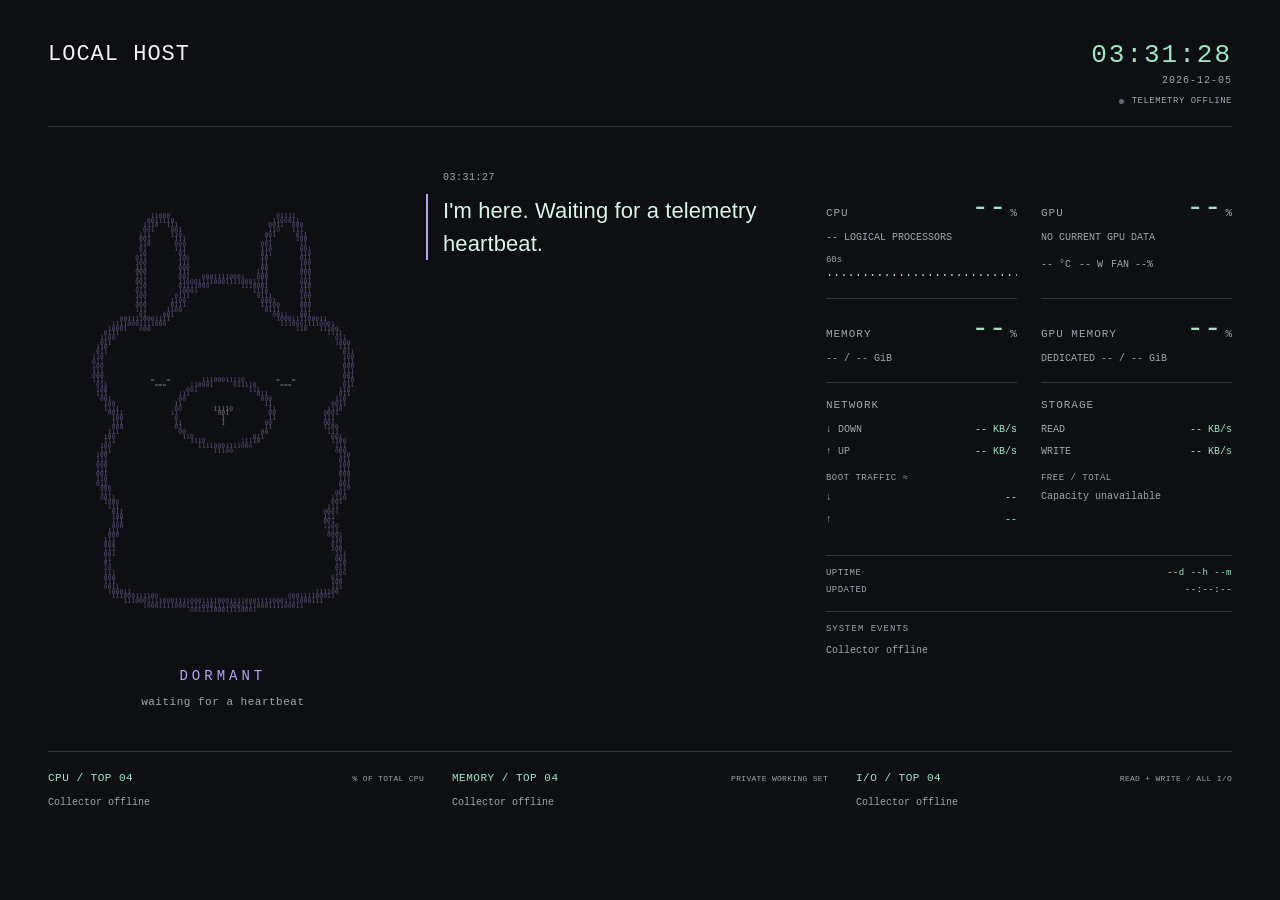
<file: wallpaper/index.html>
<!doctype html>
<html lang="zh-CN">
<head><meta charset="UTF-8"><meta name="viewport" content="width=device-width,initial-scale=1"><title>ALPACA / Local intelligence</title><link rel="stylesheet" href="style.css"></head>
<body>
<canvas id="ambient" aria-hidden="true"></canvas><div class="scanlines" aria-hidden="true"></div>
<main>
  <header class="wallpaper-header">
    <h1 id="device-name">LOCAL HOST</h1>
    <div class="subject-info">
      <div class="clock"><time id="clock">00:00:00</time><span id="date">LOCAL TIME</span></div>
      <div class="connection"><span class="status-dot" id="status-dot"></span><span id="connection">AWAITING TELEMETRY</span></div>
    </div>
  </header>
  <section class="workspace">
    <section class="subject">
      <div class="entity-wrap"><canvas id="alpaca" role="img" aria-label="正脸二进制字符轮廓羊驼，脸颊和身体留白，表情随电脑负载变化"></canvas></div>
      <div class="entity-label"><div id="entity-state">DORMANT</div><p id="entity-caption">waiting for a heartbeat</p></div>
    </section>
    <section class="report-column" aria-label="Alpaca voice reports">
      <div class="report-stream" id="report-stream" role="log" aria-live="polite" aria-label="Alpaca reports"></div>
    </section>
    <aside class="telemetry">
      <div class="telemetry-grid">
        <section class="readout">
          <div class="stat-row"><span class="stat-name">CPU</span><strong><span id="cpu">--</span><small>%</small></strong></div>
          <div class="stat-note" id="core-count">-- LOGICAL PROCESSORS</div>
          <div class="cpu-trend"><span>60s</span><span id="cpu-trend" aria-label="最近一分钟 CPU 趋势">······························</span></div>
        </section>
        <section class="readout">
          <div class="stat-row"><span class="stat-name">GPU</span><strong><span id="gpu">--</span><small>%</small></strong></div>
          <div class="stat-note" id="gpu-name">WAITING FOR GPU</div>
          <div class="gpu-details"><span id="gpu-temp">-- °C</span><span id="gpu-power">-- W</span><span>FAN <b id="gpu-fan">--%</b></span></div>
        </section>
        <section class="readout">
          <div class="stat-row"><span class="stat-name">MEMORY</span><strong><span id="memory">--</span><small>%</small></strong></div>
          <div class="stat-note" id="memory-detail">-- / -- GiB</div>
        </section>
        <section class="readout">
          <div class="stat-row"><span class="stat-name">GPU MEMORY</span><strong><span id="vram">--</span><small>%</small></strong></div>
          <div class="stat-note" id="vram-detail">DEDICATED -- / -- GiB</div>
          <div class="stat-note" id="gpu-shared" hidden></div>
        </section>
        <section class="readout">
          <h2 class="metric-heading">NETWORK</h2>
          <div class="detail-row"><span>↓ DOWN</span><span id="download">-- KB/s</span></div>
          <div class="detail-row"><span>↑ UP</span><span id="upload">-- KB/s</span></div>
          <div class="traffic-heading" title="本次开机物理网卡累计估计值；采集前的计数重置无法还原。">BOOT TRAFFIC ≈</div>
          <div class="detail-row"><span>↓</span><span id="boot-rx">--</span></div>
          <div class="detail-row"><span>↑</span><span id="boot-tx">--</span></div>
        </section>
        <section class="readout">
          <h2 class="metric-heading">STORAGE</h2>
          <div class="detail-row"><span>READ</span><span id="disk-read">-- KB/s</span></div>
          <div class="detail-row"><span>WRITE</span><span id="disk-write">-- KB/s</span></div>
          <div class="traffic-heading">FREE / TOTAL</div>
          <div id="volumes">Waiting for drives…</div>
        </section>
      </div>
      <div class="session-info"><span>UPTIME</span><span id="uptime">--d --h --m</span><span>UPDATED</span><span id="sample-time">--:--:--</span></div>
      <section class="system-events"><h3>SYSTEM EVENTS</h3><ol id="system-events"><li class="empty">Waiting for system events…</li></ol></section>
    </aside>
  </section>
  <section class="process-panel" aria-label="占用最高的程序">
    <div class="rankings">
      <section class="ranking"><h3><span>CPU / TOP 04</span><small>% OF TOTAL CPU</small></h3><ol id="top-cpu"><li class="empty">Waiting for collector…</li></ol></section>
      <section class="ranking"><h3><span>MEMORY / TOP 04</span><small>PRIVATE WORKING SET</small></h3><ol id="top-memory"><li class="empty">Waiting for collector…</li></ol></section>
      <section class="ranking"><h3><span>I/O / TOP 04</span><small>READ + WRITE / ALL I/O</small></h3><ol id="top-io"><li class="empty">Waiting for collector…</li></ol></section>
    </div>
  </section>
</main><script src="reports.js"></script><script src="memory.js"></script><script src="app.js"></script>
</body></html>
</file>
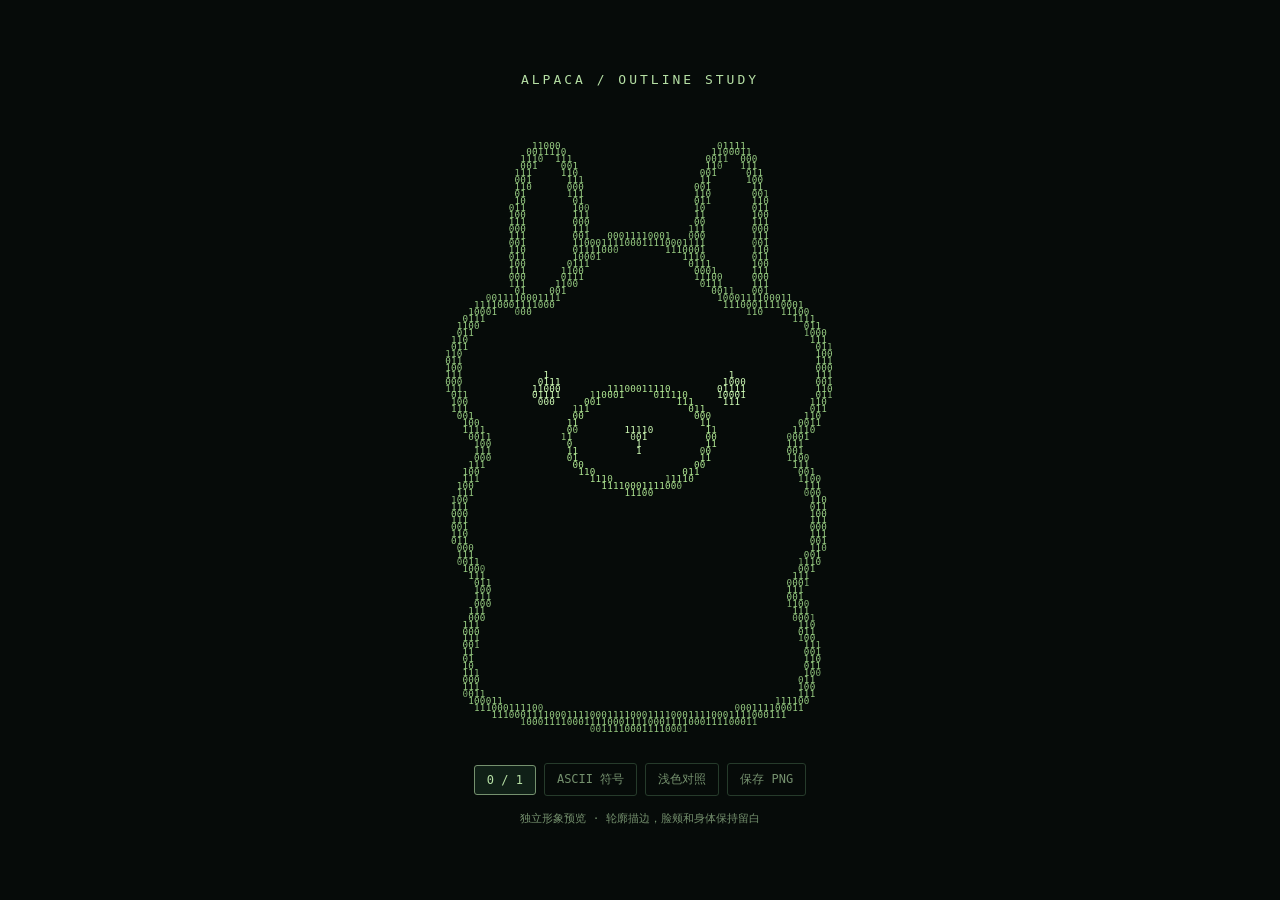
<file: alpaca-outline/preview.html>
<!doctype html>
<html lang="zh-CN">
<head>
  <meta charset="utf-8">
  <meta name="viewport" content="width=device-width,initial-scale=1">
  <title>Alpaca · 留白轮廓形象</title>
  <style>
    :root{color-scheme:dark;--bg:#060b09;--text:#b5dfa4;--muted:#75916e;--line:#263b2b;--surface:#102017}
    *{box-sizing:border-box}
    body{margin:0;background:var(--bg);color:var(--text);font-family:Consolas,"Cascadia Mono",monospace;transition:background .2s,color .2s}
    body.light{color-scheme:light;--bg:#f3faf4;--text:#194e25;--muted:#65816a;--line:#c8dccb;--surface:#e6f2e8}
    main{min-height:100vh;display:flex;flex-direction:column;align-items:center;justify-content:center;padding:24px;gap:14px}
    h1{font-size:13px;font-weight:400;letter-spacing:3px;margin:0}
    .frame{height:min(72vh,760px);aspect-ratio:420/560;max-width:90vw}
    canvas{display:block;width:100%;height:100%}
    .controls{display:flex;align-items:center;justify-content:center;flex-wrap:wrap;gap:8px}
    button{border:1px solid var(--line);border-radius:3px;background:transparent;color:var(--muted);font:12px Consolas,monospace;padding:7px 12px;cursor:pointer}
    button:hover,button[aria-pressed="true"]{background:var(--surface);color:var(--text);border-color:var(--muted)}
    button:focus-visible{outline:2px solid var(--text);outline-offset:3px}
    p{margin:0;font-size:11px;line-height:1.6;color:var(--muted);text-align:center}
    @media(max-height:650px){main{gap:10px;padding:14px}.frame{height:68vh}}
  </style>
</head>
<body>
<main>
  <h1>ALPACA / OUTLINE STUDY</h1>
  <div class="frame"><canvas id="character" role="img" aria-label="正脸 ASCII 羊驼：长耳朵、圆眼睛、椭圆口鼻，脸部和身体留白"></canvas></div>
  <div class="controls" aria-label="形象预览选项">
    <button id="binary" aria-pressed="true">0 / 1</button>
    <button id="symbols" aria-pressed="false">ASCII 符号</button>
    <button id="background" aria-pressed="false">浅色对照</button>
    <button id="export">保存 PNG</button>
  </div>
  <p>独立形象预览 · 轮廓描边，脸颊和身体保持留白</p>
</main>
<script>
(() => {
  'use strict';
  const W=420,H=560,canvas=document.getElementById('character');
  let alphabet='binary',light=false;

  // Separate masks keep the silhouette, muzzle, and facial features distinct.
  function mask(){const c=document.createElement('canvas');c.width=W;c.height=H;return c;}
  const outline=mask(),muzzle=mask(),features=mask();
  const oc=outline.getContext('2d'),mc=muzzle.getContext('2d'),fc=features.getContext('2d');
  for(const ctx of [oc,mc,fc]){ctx.strokeStyle=ctx.fillStyle='#fff';ctx.lineCap='round';ctx.lineJoin='round';}

  // Upright ears join the crown; their interiors remain empty.
  oc.lineWidth=13;
  oc.beginPath();
  oc.moveTo(110,180);oc.bezierCurveTo(99,142,102,47,127,43);oc.bezierCurveTo(157,39,165,113,155,154);
  oc.moveTo(310,180);oc.bezierCurveTo(321,142,318,47,293,43);oc.bezierCurveTo(263,39,255,113,265,154);
  oc.stroke();

  // Broad cheeks and three restrained fleece lobes. No texture fills the face or chest.
  oc.lineWidth=14;
  oc.beginPath();oc.moveTo(116,176);
  oc.bezierCurveTo(138,179,144,158,154,145);
  oc.bezierCurveTo(179,111,241,111,266,145);
  oc.bezierCurveTo(276,158,282,179,304,176);
  oc.bezierCurveTo(354,164,379,212,367,257);
  oc.bezierCurveTo(364,271,356,282,348,291);
  oc.bezierCurveTo(342,298,344,305,350,315);
  oc.bezierCurveTo(372,347,369,387,351,410);
  oc.bezierCurveTo(343,421,343,428,349,440);
  oc.bezierCurveTo(361,467,361,500,350,520);
  oc.bezierCurveTo(298,543,122,543,70,520);
  oc.bezierCurveTo(59,500,59,467,71,440);
  oc.bezierCurveTo(77,428,77,421,69,410);
  oc.bezierCurveTo(51,387,48,347,70,315);
  oc.bezierCurveTo(76,305,78,298,72,291);
  oc.bezierCurveTo(64,282,56,271,53,257);
  oc.bezierCurveTo(41,212,66,164,116,176);
  oc.closePath();oc.stroke();

  mc.lineWidth=9;
  mc.beginPath();mc.ellipse(210,293,61,43,0,0,Math.PI*2);mc.stroke();

  // Clear, widely spaced eyes and a small Y-shaped nose, rather than dense facial shading.
  fc.beginPath();fc.ellipse(130,251,12,14,0,0,Math.PI*2);fc.ellipse(290,251,12,14,0,0,Math.PI*2);fc.fill();
  fc.lineWidth=8;
  fc.beginPath();fc.moveTo(202,284);fc.lineTo(210,291);fc.lineTo(218,284);fc.moveTo(210,291);fc.lineTo(210,302);fc.stroke();

  function points(source){
    const data=source.getContext('2d').getImageData(0,0,W,H).data,result=[];
    for(let y=9;y<H-4;y+=6)for(let x=9;x<W-4;x+=5){
      const alpha=data[(y*W+x)*4+3]/255;
      if(alpha>.3)result.push({x,y,alpha,bit:((x*17+y*31)>>>0)%7<3?'0':'1'});
    }
    return result;
  }
  const layers=[{points:points(outline),type:'outline'},{points:points(muzzle),type:'muzzle'},{points:points(features),type:'features'}];
  function paint(ctx,width,height){
    ctx.fillStyle=light?'#f3faf4':'#060b09';ctx.fillRect(0,0,width,height);
    const scale=Math.min(width/W,height/H),dx=(width-W*scale)/2,dy=(height-H*scale)/2;
    ctx.save();ctx.translate(dx,dy);ctx.scale(scale,scale);
    ctx.font='8px Consolas,"Cascadia Mono",monospace';ctx.textAlign='center';ctx.textBaseline='middle';
    for(const layer of layers){
      ctx.fillStyle=light?(layer.type==='features'?'#143c20':'#285b32'):(layer.type==='features'?'#d1ffb8':layer.type==='muzzle'?'#b1e994':'#98cd83');
      for(const p of layer.points){
        ctx.globalAlpha=.7+.3*p.alpha;
        const ch=alphabet==='binary'?p.bit:layer.type==='features'?'@':layer.type==='muzzle'?'o':['+','*','#'][Math.floor((p.x+p.y)/5)%3];
        ctx.fillText(ch,p.x,p.y);
      }
    }
    ctx.restore();ctx.globalAlpha=1;
  }
  function draw(){
    const rect=canvas.getBoundingClientRect(),dpr=Math.min(2,window.devicePixelRatio||1);
    canvas.width=Math.max(1,Math.round(rect.width*dpr));canvas.height=Math.max(1,Math.round(rect.height*dpr));
    paint(canvas.getContext('2d'),canvas.width,canvas.height);
  }
  function choose(value){
    alphabet=value;
    document.getElementById('binary').setAttribute('aria-pressed',String(value==='binary'));
    document.getElementById('symbols').setAttribute('aria-pressed',String(value==='symbols'));
    draw();
  }
  document.getElementById('binary').onclick=()=>choose('binary');
  document.getElementById('symbols').onclick=()=>choose('symbols');
  document.getElementById('background').onclick=()=>{
    light=!light;document.body.classList.toggle('light',light);
    document.getElementById('background').setAttribute('aria-pressed',String(light));
    document.getElementById('background').textContent=light?'深色预览':'浅色对照';draw();
  };
  document.getElementById('export').onclick=()=>{
    const output=document.createElement('canvas');output.width=1260;output.height=1680;paint(output.getContext('2d'),output.width,output.height);
    const link=document.createElement('a');link.download=`alpaca-outline-${alphabet}-${light?'light':'dark'}.png`;link.href=output.toDataURL('image/png');link.click();
  };
  new ResizeObserver(draw).observe(canvas);document.fonts.ready.then(draw);draw();
})();
</script>
</body>
</html>
</file>
<file: wallpaper/style.css>
@font-face {
  font-family: Terminal;
  src: local("Cascadia Mono"), local("Consolas");
  font-display: swap;
}

:root {
  color-scheme: dark;
  --bg: #0d0f12;
  --text: #dddfe7;
  --hero: #f3f1f7;
  --purple: #bba0ff;
  --mint: #9be9c2;
  --muted: #a0a6b0;
  --old: #b2b7c0;
  --line: #30343b;
  --warning: #ff9388;
  --speech: #d7f6e7;
  --dim: #626976;
  --green: var(--mint);
  --accent: var(--mint);
  --amber: var(--warning);
}

* { box-sizing: border-box; }
body {
  margin: 0;
  overflow: hidden;
  background: var(--bg);
  color: var(--text);
  font: 12px Terminal, Consolas, "Courier New", monospace;
}

#ambient, .scanlines {
  position: fixed;
  inset: 0;
  width: 100%;
  height: 100%;
  pointer-events: none;
}
#ambient { opacity: .24; }
.scanlines {
  z-index: 3;
  background: repeating-linear-gradient(0deg, transparent, transparent 3px, #00000012 3px, #00000012 4px);
  opacity: .16;
}

main {
  position: relative;
  width: 100%;
  height: 100vh;
  padding: 40px 48px 28px;
  display: flex;
  flex-direction: column;
}
.wallpaper-header {
  display: flex;
  align-items: flex-start;
  justify-content: space-between;
  gap: 24px;
  flex-shrink: 0;
  min-width: 0;
  padding-bottom: 20px;
  border-bottom: 1px solid var(--line);
  margin-bottom: 24px;
}
#device-name {
  min-width: 0;
  max-width: 65%;
  margin: 0;
  color: var(--hero);
  font-size: 22px;
  font-weight: 400;
  letter-spacing: 1px;
  line-height: 1.4;
  overflow-wrap: anywhere;
}
.subject-info { flex-shrink: 0; text-align: right; }
#clock { color: var(--mint); font-size: 26px; letter-spacing: 2px; }
.clock > span { display: block; margin-top: 5px; color: var(--muted); font-size: 10px; letter-spacing: 1px; }
.connection { display: flex; align-items: center; justify-content: flex-end; gap: 8px; margin-top: 10px; color: var(--muted); font-size: 9px; letter-spacing: .5px; }
.status-dot { width: 5px; height: 5px; background: var(--dim); border-radius: 50%; flex-shrink: 0; }
.status-dot.online { background: var(--mint); }

.workspace {
  display: grid;
  grid-template-columns: minmax(0, 31fr) minmax(0, 33fr) minmax(0, 36fr);
  column-gap: 28px;
  flex: 1;
  min-height: 0;
  padding-bottom: 32px;
}
.subject { grid-column: 1; position: relative; display: flex; flex-direction: column; align-items: center; justify-content: center; min-width: 0; min-height: 0; }
.entity-wrap { position: relative; width: 100%; height: calc(100% - 64px); max-height: 640px; min-height: 0; flex: 0 1 auto; overflow: hidden; }
#alpaca { position: relative; display: block; width: 100%; height: 100%; z-index: 1; }
.entity-label { width: 100%; padding: 12px 0 8px; text-align: center; flex-shrink: 0; }
#entity-state { color: var(--purple); font-size: 14px; letter-spacing: 4px; }
#entity-caption { color: var(--muted); font-size: 11px; line-height: 1.5; letter-spacing: .5px; margin: 10px 0 0; }
body.offline #alpaca { opacity: .48; }
body.high-load #entity-state { color: var(--warning); }

.report-column { grid-column: 2; position: relative; min-width: 0; min-height: 0; }
.report-stream {
  position: absolute;
  top: var(--report-top, 20%);
  left: 0;
  right: 0;
  bottom: 8%;
  z-index: 2;
  pointer-events: none;
  overflow: hidden;
  mask-image: linear-gradient(to bottom, #000 88%, transparent);
}
.spoken-report {
  position: absolute;
  top: 0;
  left: 0;
  width: 100%;
  padding-left: 17px;
  color: var(--old);
  transform-origin: top left;
  transition: transform .85s ease, opacity 1.2s ease;
  will-change: transform, opacity;
}
.spoken-report::before { content: ""; position: absolute; left: 0; top: 23px; bottom: 0; width: 2px; background: var(--line); }
.spoken-report.latest { color: var(--speech); }
.spoken-report.latest::before { background: var(--purple); }
/* Keep 14px timestamp + 9px body gap in sync with alignReports() in app.js. */
.spoken-report time { display: block; line-height: 14px; font-size: 10px; letter-spacing: .5px; color: var(--muted); }
.spoken-report p { margin: 9px 0 0; font: 18px/1.5 "Segoe UI", sans-serif; letter-spacing: .1px; overflow-wrap: anywhere; }
.spoken-report.latest p { font-size: 22px; }
.report-author { margin-top: 14px; color: var(--muted); font-size: 11px; line-height: 1.5; }

.telemetry { grid-column: 3; display: flex; flex-direction: column; justify-content: center; min-width: 0; min-height: 0; width: 100%; font-variant-numeric: tabular-nums; }
.telemetry-grid { display: grid; grid-template-columns: minmax(0, 1fr) minmax(0, 1fr); column-gap: 24px; margin-top: auto; }
.readout { min-width: 0; padding: 16px 0; border-top: 1px solid var(--line); }
.readout:nth-child(-n+2) { border-top: 0; }
.stat-row { display: flex; align-items: baseline; justify-content: space-between; gap: 12px; }
.stat-name, .metric-heading { color: var(--muted); font-size: 11px; font-weight: 400; letter-spacing: 1px; }
.stat-row strong { color: var(--mint); font-size: 29px; line-height: 1; font-weight: 400; }
.stat-row small { color: var(--muted); font-size: 11px; margin-left: 4px; }
.stat-note { color: var(--muted); text-align: left; font-size: 10px; line-height: 1.5; margin-top: 7px; overflow-wrap: anywhere; }
.cpu-trend { display: block; margin-top: 10px; color: var(--muted); font-size: 9px; }
.cpu-trend > span:first-child { display: block; margin-bottom: 5px; }
#cpu-trend { display: block; color: var(--mint); font-size: 12px; line-height: 1; letter-spacing: 0; white-space: nowrap; overflow: hidden; }
.gpu-details { display: flex; flex-wrap: wrap; gap: 8px; margin-top: 14px; color: var(--muted); font-size: 10px; }
.gpu-details b { font-weight: 400; }
.metric-heading { margin: 0 0 12px; }
.detail-row, .volume-row { display: flex; align-items: baseline; justify-content: space-between; gap: 8px; margin: 8px 0; font-size: 10px; line-height: 1.4; }
.detail-row > span:first-child, .volume-row > span:first-child { color: var(--muted); }
.detail-row > span:last-child, .volume-row > span:last-child { color: var(--mint); text-align: right; }
.traffic-heading { margin: 14px 0 8px; color: var(--muted); font-size: 9px; letter-spacing: .5px; }
.traffic-heading span { padding-left: 4px; }
#volumes { max-height: 88px; overflow: auto; scrollbar-width: thin; scrollbar-color: var(--line) transparent; color: var(--muted); font-size: 10px; }
.session-info { display: grid; grid-template-columns: 1fr auto; gap: 7px; padding-top: 12px; margin-top: 4px; border-top: 1px solid var(--line); color: var(--muted); font-size: 9px; letter-spacing: .5px; }
.session-info > span:nth-child(even) { color: var(--mint); text-align: right; }
.system-events { margin: 16px 0 auto; padding-top: 12px; border-top: 1px solid var(--line); }
.system-events h3 { margin: 0 0 10px; font-size: 9px; font-weight: 400; letter-spacing: 1px; color: var(--muted); }
.system-events ol { display: grid; gap: 7px; min-height: 48px; padding: 0; margin: 0; list-style: none; }
.system-events li { display: grid; grid-template-columns: 62px minmax(0, 1fr); gap: 8px; font-size: 10px; line-height: 1.4; }
.system-events time { color: var(--muted); }
.system-events li span { color: var(--text); }
.system-events .empty { display: block; color: var(--muted); }

.process-panel { border-top: 1px solid var(--line); padding-top: 20px; flex-shrink: 0; }
.rankings { display: grid; grid-template-columns: repeat(3, minmax(0, 1fr)); gap: 28px; }
.ranking { min-width: 0; }
.ranking h3 { display: flex; justify-content: space-between; align-items: baseline; gap: 10px; color: var(--mint); font-size: 11px; font-weight: 400; letter-spacing: .5px; margin: 0 0 12px; }
.ranking h3 small { color: var(--muted); font-size: 8px; letter-spacing: .3px; }
.ranking ol { display: grid; gap: 8px; min-height: 76px; margin: 0; padding: 0; list-style: none; }
.ranking li { display: grid; grid-template-columns: 18px minmax(0, 1fr) auto; gap: 9px; font-size: 12px; line-height: 1.3; }
.rank-number { color: var(--dim); font-size: 9px; align-self: center; }
.ranking li:first-child .rank-number { color: var(--muted); }
.process-name { color: var(--text); white-space: nowrap; text-overflow: ellipsis; overflow: hidden; }
.process-name small { color: var(--muted); font-size: 9px; padding-left: 7px; }
.process-value { color: var(--mint); font-variant-numeric: tabular-nums; }
.ranking li.empty { display: block; color: var(--muted); font-size: 10px; }

@media (min-width: 1800px) and (min-height: 950px) {
  main { padding: 44px 56px 32px; }
  .workspace { column-gap: 32px; padding-bottom: 36px; }
  #device-name { font-size: 24px; }
  #clock { font-size: 28px; }
  .telemetry-grid { column-gap: 28px; }
  .readout { padding: 18px 0; }
  .stat-row strong { font-size: 32px; }
  .stat-name, .metric-heading { font-size: 12px; }
  .stat-note, .gpu-details, .detail-row, .volume-row { font-size: 11px; }
  #cpu-trend { font-size: 13px; }
  .system-events li { font-size: 11px; }
  .session-info { font-size: 10px; }
  .ranking li { font-size: 13px; }
  .ranking ol { min-height: 82px; }
  .ranking h3 small { font-size: 9px; }
}

@media (max-height: 800px) {
  main { padding: 24px 30px 22px; }
  .wallpaper-header { padding-bottom: 14px; margin-bottom: 18px; }
  #device-name { font-size: 17px; }
  #clock { font-size: 20px; }
  .clock > span { font-size: 8px; margin-top: 4px; }
  .connection { font-size: 8px; margin-top: 7px; }
  .workspace { column-gap: 20px; padding-bottom: 22px; }
  .entity-wrap { height: calc(100% - 56px); }
  .entity-label { padding-top: 8px; }
  #entity-state { font-size: 12px; letter-spacing: 3px; }
  #entity-caption { font-size: 9px; margin-top: 8px; }
  .spoken-report { padding-left: 14px; }
  .spoken-report p { font-size: 15px; }
  .spoken-report.latest p { font-size: 16px; }
  .spoken-report time { font-size: 9px; }
  .report-author { font-size: 9px; margin-top: 10px; }
  .telemetry-grid { column-gap: 18px; }
  .readout { padding: 10px 0; }
  .stat-row strong { font-size: 24px; }
  .stat-row small, .stat-name { font-size: 9px; }
  .stat-note, .gpu-details, .detail-row, .volume-row { font-size: 9px; }
  .stat-note { margin-top: 5px; }
  .gpu-details { gap: 6px; margin-top: 10px; }
  .cpu-trend { font-size: 8px; margin-top: 8px; }
  #cpu-trend { font-size: 10px; }
  .metric-heading { font-size: 10px; margin-bottom: 9px; }
  .detail-row, .volume-row { margin: 6px 0; }
  .traffic-heading { font-size: 8px; margin: 10px 0 6px; }
  .session-info { padding-top: 9px; gap: 5px; font-size: 8px; }
  .system-events { margin-top: 11px; padding-top: 9px; }
  .system-events h3 { font-size: 8px; margin-bottom: 7px; }
  .system-events ol { gap: 5px; min-height: 40px; }
  .system-events li { font-size: 9px; grid-template-columns: 56px minmax(0, 1fr); }
  .process-panel { padding-top: 14px; }
  .rankings { gap: 20px; }
  .ranking h3 { font-size: 10px; margin-bottom: 9px; }
  .ranking h3 small { font-size: 7px; }
  .ranking ol { gap: 6px; min-height: 65px; }
  .ranking li { gap: 7px; font-size: 11px; }
}

@media (max-width: 1100px) {
  main { padding-left: 22px; padding-right: 22px; }
  .workspace { column-gap: 16px; }
  .telemetry-grid { column-gap: 12px; }
  .stat-name { letter-spacing: .5px; }
  #cpu-trend { font-size: 9px; }
  .rankings { gap: 16px; }
  .ranking h3 small { display: none; }
  .ranking li { gap: 5px; }
  .volume-row { flex-wrap: wrap; gap: 2px; }
}

@media (prefers-reduced-motion: reduce) {
  .spoken-report { transition: opacity .2s; }
}
</file>
